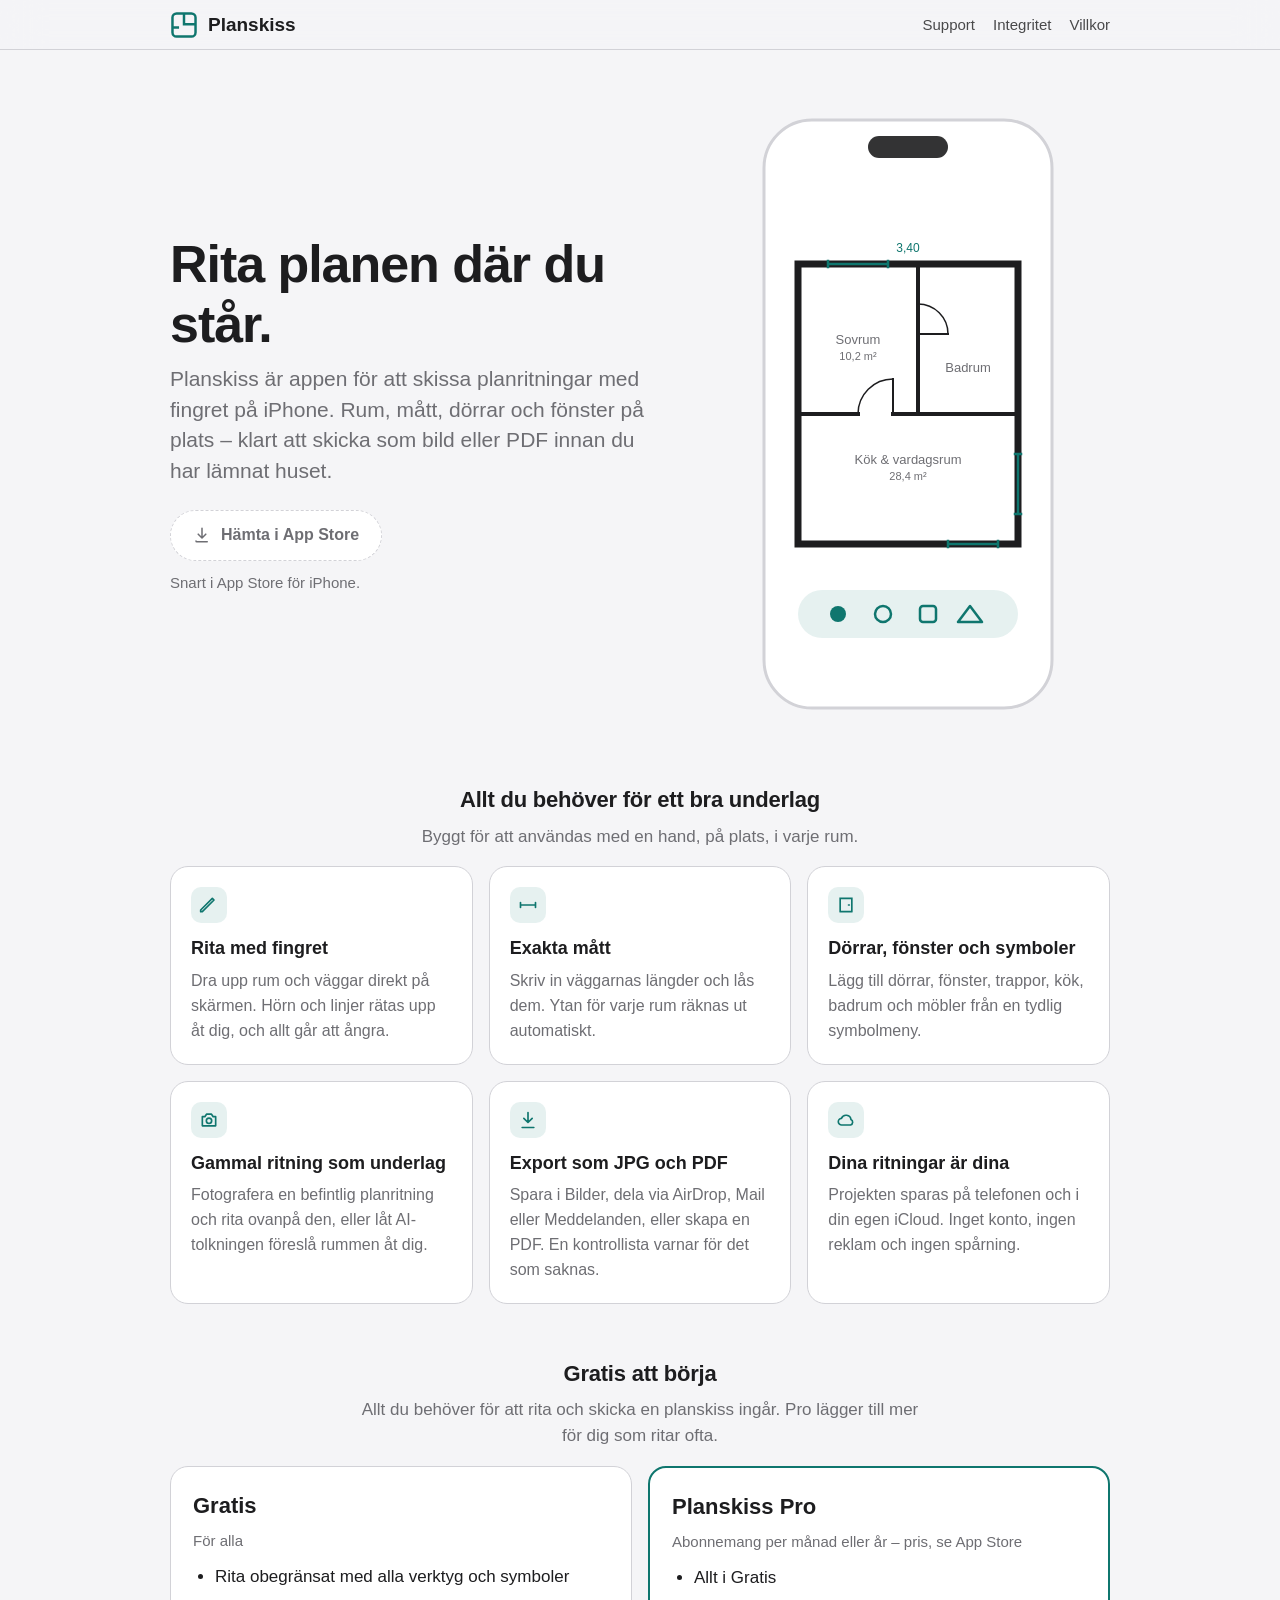
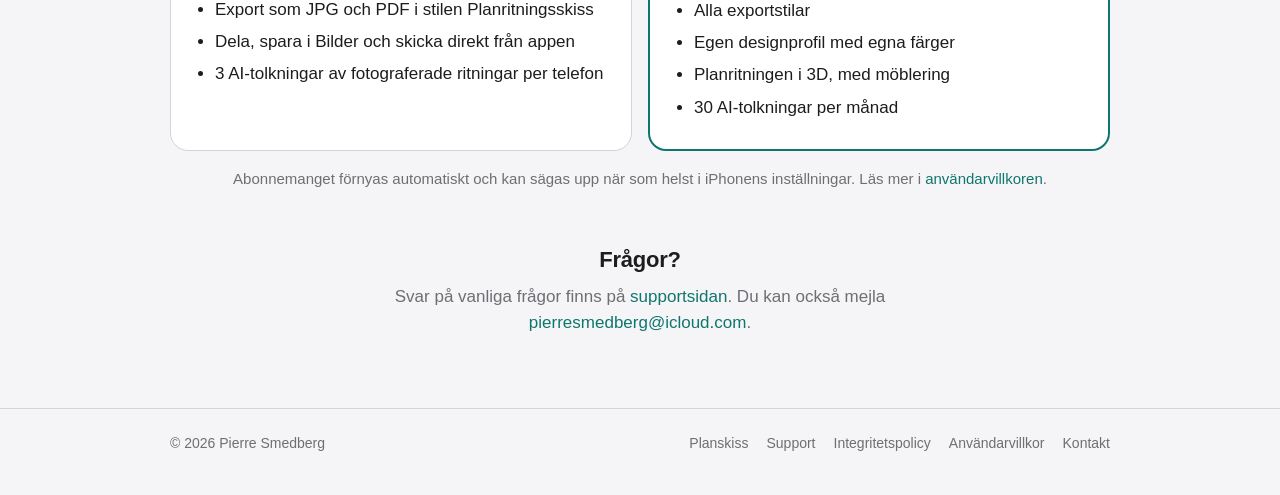
<file: index.html>
<!doctype html>
<html lang="sv">
<head>
<meta charset="utf-8">
<meta name="viewport" content="width=device-width, initial-scale=1">
<title>Planskiss</title>
<meta name="description" content="Planskiss – rita planskisser med fingret på iPhone. Mått, dörrar, fönster och symboler, foto av gammal ritning som underlag och export som JPG eller PDF.">
<link rel="stylesheet" href="style.css">
</head>
<body>
<header class="site-header">
  <div class="inner">
    <a class="brand" href="index.html"><svg width="28" height="28" viewBox="0 0 34 34" aria-hidden="true"><rect x="3" y="3" width="28" height="28" rx="5" fill="none" stroke="var(--accent)" stroke-width="3"/><path d="M17 3v13h14M3 20h8" fill="none" stroke="var(--accent)" stroke-width="3"/></svg>Planskiss</a>
    <nav class="site-nav" aria-label="Huvudmeny"><a href="support.html">Support</a><a href="integritet.html">Integritet</a><a href="villkor.html">Villkor</a></nav>
  </div>
</header>
<main class="wide">
<section class="hero">
  <div>
    <h1>Rita planen där du står.</h1>
    <p class="lead">Planskiss är appen för att skissa planritningar med fingret på iPhone. Rum, mått, dörrar och fönster på plats – klart att skicka som bild eller PDF innan du har lämnat huset.</p>
    <!-- APP STORE-LÄNK: när appen är publicerad, ersätt <span class="store-slot"> nedan med
         <a class="store-slot" href="https://apps.apple.com/se/app/…">Hämta i App Store</a> -->
    <span class="store-slot" role="note" aria-label="Hämta i App Store – länken kommer snart">
      <svg width="18" height="18" viewBox="0 0 24 24" aria-hidden="true"><path fill="currentColor" d="M12 2a1 1 0 0 1 1 1v10.6l3.3-3.3a1 1 0 1 1 1.4 1.4l-5 5a1 1 0 0 1-1.4 0l-5-5a1 1 0 1 1 1.4-1.4l3.3 3.3V3a1 1 0 0 1 1-1Zm-8 17a1 1 0 0 1 1 1v0h14a1 1 0 1 1 0 2H5a2 2 0 0 1-2-2 1 1 0 0 1 1-1Z"/></svg>
      Hämta i App Store
    </span>
    <span class="store-note muted">Snart i App Store för iPhone.</span>
  </div>
  <div class="hero-art">
    <svg viewBox="0 0 300 600" role="img" aria-labelledby="art-t">
      <title id="art-t">Illustration: en iPhone som visar en enkel planskiss med tre rum, dörrar, fönster och måttlinjer</title>
      <rect x="6" y="6" width="288" height="588" rx="48" fill="var(--card)" stroke="var(--line)" stroke-width="3"/>
      <rect x="110" y="22" width="80" height="22" rx="11" fill="var(--plan)" opacity="0.9"/>
      <g transform="translate(40 150)" fill="none" stroke="var(--plan)" stroke-linecap="square">
        <rect x="0" y="0" width="220" height="280" fill="var(--plan-fill)" stroke-width="7"/>
        <path d="M120 0v150M0 150h60M95 150h125" stroke-width="4"/>
        <path d="M60 150a35 35 0 0 1 35-35" stroke-width="1.5"/>
        <path d="M95 150v-35" stroke-width="2"/>
        <path d="M120 40a30 30 0 0 1 30 30" stroke-width="1.5"/>
        <path d="M120 70h30" stroke-width="2"/>
        <g stroke-width="2.5" stroke="var(--accent)">
          <path d="M30 0h60M30 -3v6M90 -3v6"/>
          <path d="M150 280h50M150 277v6M200 277v6"/>
          <path d="M220 190v60M217 190h6M217 250h6"/>
        </g>
      </g>
      <g fill="var(--muted)" font-family="-apple-system, BlinkMacSystemFont, sans-serif" font-size="13" text-anchor="middle">
        <text x="100" y="230">Sovrum</text>
        <text x="100" y="246" font-size="11">10,2 m²</text>
        <text x="210" y="258">Badrum</text>
        <text x="150" y="350">Kök &amp; vardagsrum</text>
        <text x="150" y="366" font-size="11">28,4 m²</text>
      </g>
      <g fill="var(--accent)" font-family="-apple-system, BlinkMacSystemFont, sans-serif" font-size="12" text-anchor="middle">
        <text x="150" y="138">3,40</text>
      </g>
      <g transform="translate(150 500)">
        <rect x="-110" y="-24" width="220" height="48" rx="24" fill="var(--accent-soft)"/>
        <circle cx="-70" cy="0" r="8" fill="var(--accent)"/>
        <circle cx="-25" cy="0" r="8" fill="none" stroke="var(--accent)" stroke-width="2.5"/>
        <rect x="12" y="-8" width="16" height="16" rx="3" fill="none" stroke="var(--accent)" stroke-width="2.5"/>
        <path d="M62 -8l12 16h-24z" fill="none" stroke="var(--accent)" stroke-width="2.5" stroke-linejoin="round"/>
      </g>
    </svg>
  </div>
</section>

<h2 class="section-title">Allt du behöver för ett bra underlag</h2>
<p class="section-lead">Byggt för att användas med en hand, på plats, i varje rum.</p>
<div class="features">
  <div class="feature">
    <div class="icon"><svg width="20" height="20" viewBox="0 0 24 24" aria-hidden="true"><path d="M4 20 18 6l-2-2L2 18v2h2Z" fill="none" stroke="currentColor" stroke-width="2" stroke-linejoin="round"/></svg></div>
    <h3>Rita med fingret</h3>
    <p>Dra upp rum och väggar direkt på skärmen. Hörn och linjer rätas upp åt dig, och allt går att ångra.</p>
  </div>
  <div class="feature">
    <div class="icon"><svg width="20" height="20" viewBox="0 0 24 24" aria-hidden="true"><path d="M3 12h18M3 9v6M21 9v6" fill="none" stroke="currentColor" stroke-width="2" stroke-linecap="round"/></svg></div>
    <h3>Exakta mått</h3>
    <p>Skriv in väggarnas längder och lås dem. Ytan för varje rum räknas ut automatiskt.</p>
  </div>
  <div class="feature">
    <div class="icon"><svg width="20" height="20" viewBox="0 0 24 24" aria-hidden="true"><path d="M5 20V4h14v16M5 20h14M15 12h1" fill="none" stroke="currentColor" stroke-width="2" stroke-linecap="round"/></svg></div>
    <h3>Dörrar, fönster och symboler</h3>
    <p>Lägg till dörrar, fönster, trappor, kök, badrum och möbler från en tydlig symbolmeny.</p>
  </div>
  <div class="feature">
    <div class="icon"><svg width="20" height="20" viewBox="0 0 24 24" aria-hidden="true"><path d="M4 8h3l2-3h6l2 3h3v11H4Z" fill="none" stroke="currentColor" stroke-width="2" stroke-linejoin="round"/><circle cx="12" cy="13" r="3.2" fill="none" stroke="currentColor" stroke-width="2"/></svg></div>
    <h3>Gammal ritning som underlag</h3>
    <p>Fotografera en befintlig planritning och rita ovanpå den, eller låt AI-tolkningen föreslå rummen åt dig.</p>
  </div>
  <div class="feature">
    <div class="icon"><svg width="20" height="20" viewBox="0 0 24 24" aria-hidden="true"><path d="M12 3v12M7 10l5 5 5-5M5 21h14" fill="none" stroke="currentColor" stroke-width="2" stroke-linecap="round" stroke-linejoin="round"/></svg></div>
    <h3>Export som JPG och PDF</h3>
    <p>Spara i Bilder, dela via AirDrop, Mail eller Meddelanden, eller skapa en PDF. En kontrollista varnar för det som saknas.</p>
  </div>
  <div class="feature">
    <div class="icon"><svg width="20" height="20" viewBox="0 0 24 24" aria-hidden="true"><path d="M7 18a4 4 0 0 1-.5-8 6 6 0 0 1 11.5 1.5A3.5 3.5 0 0 1 17.5 18Z" fill="none" stroke="currentColor" stroke-width="2" stroke-linejoin="round"/></svg></div>
    <h3>Dina ritningar är dina</h3>
    <p>Projekten sparas på telefonen och i din egen iCloud. Inget konto, ingen reklam och ingen spårning.</p>
  </div>
</div>

<h2 class="section-title">Gratis att börja</h2>
<p class="section-lead">Allt du behöver för att rita och skicka en planskiss ingår. Pro lägger till mer för dig som ritar ofta.</p>
<div class="plans">
  <div class="plan-card">
    <h3>Gratis</h3>
    <p class="tag">För alla</p>
    <ul>
      <li>Rita obegränsat med alla verktyg och symboler</li>
      <li>Export som JPG och PDF i stilen Planritningsskiss</li>
      <li>Dela, spara i Bilder och skicka direkt från appen</li>
      <li>3 AI-tolkningar av fotograferade ritningar per telefon</li>
    </ul>
  </div>
  <div class="plan-card pro">
    <h3>Planskiss Pro</h3>
    <p class="tag">Abonnemang per månad eller år – pris, se App Store</p>
    <ul>
      <li>Allt i Gratis</li>
      <li>Alla exportstilar</li>
      <li>Egen designprofil med egna färger</li>
      <li>Planritningen i 3D, med möblering</li>
      <li>30 AI-tolkningar per månad</li>
    </ul>
  </div>
</div>
<p class="muted center">Abonnemanget förnyas automatiskt och kan sägas upp när som helst i iPhonens inställningar. Läs mer i <a href="villkor.html">användarvillkoren</a>.</p>

<h2 class="section-title">Frågor?</h2>
<p class="section-lead">Svar på vanliga frågor finns på <a href="support.html">supportsidan</a>. Du kan också mejla <a href="mailto:pierresmedberg@icloud.com?subject=Planskiss">pierresmedberg@icloud.com</a>.</p>
</main>
<footer class="site-footer">
  <div class="inner">
    <span>© 2026 Pierre Smedberg</span>
    <nav aria-label="Sidfot"><a href="index.html">Planskiss</a><a href="support.html">Support</a><a href="integritet.html">Integritetspolicy</a><a href="villkor.html">Användarvillkor</a><a href="mailto:pierresmedberg@icloud.com?subject=Planskiss">Kontakt</a></nav>
  </div>
</footer>
</body>
</html>
</file>
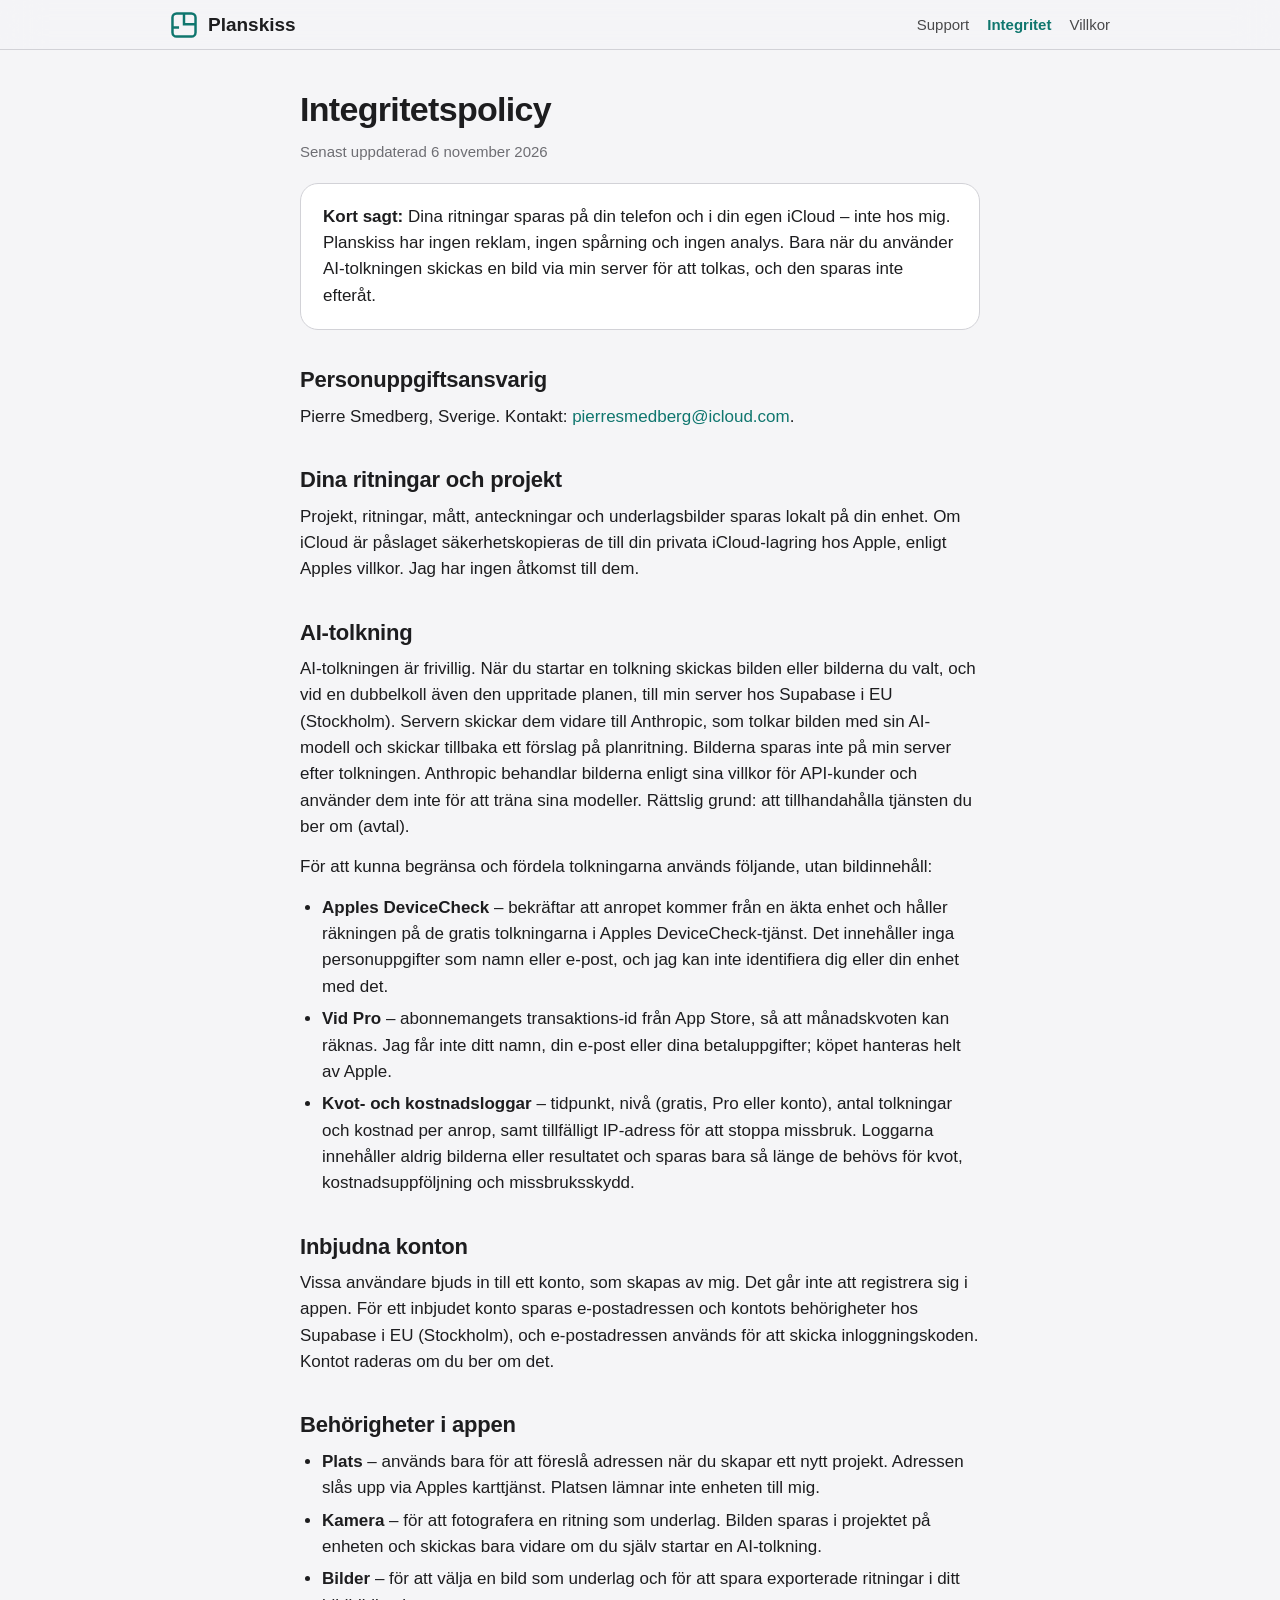
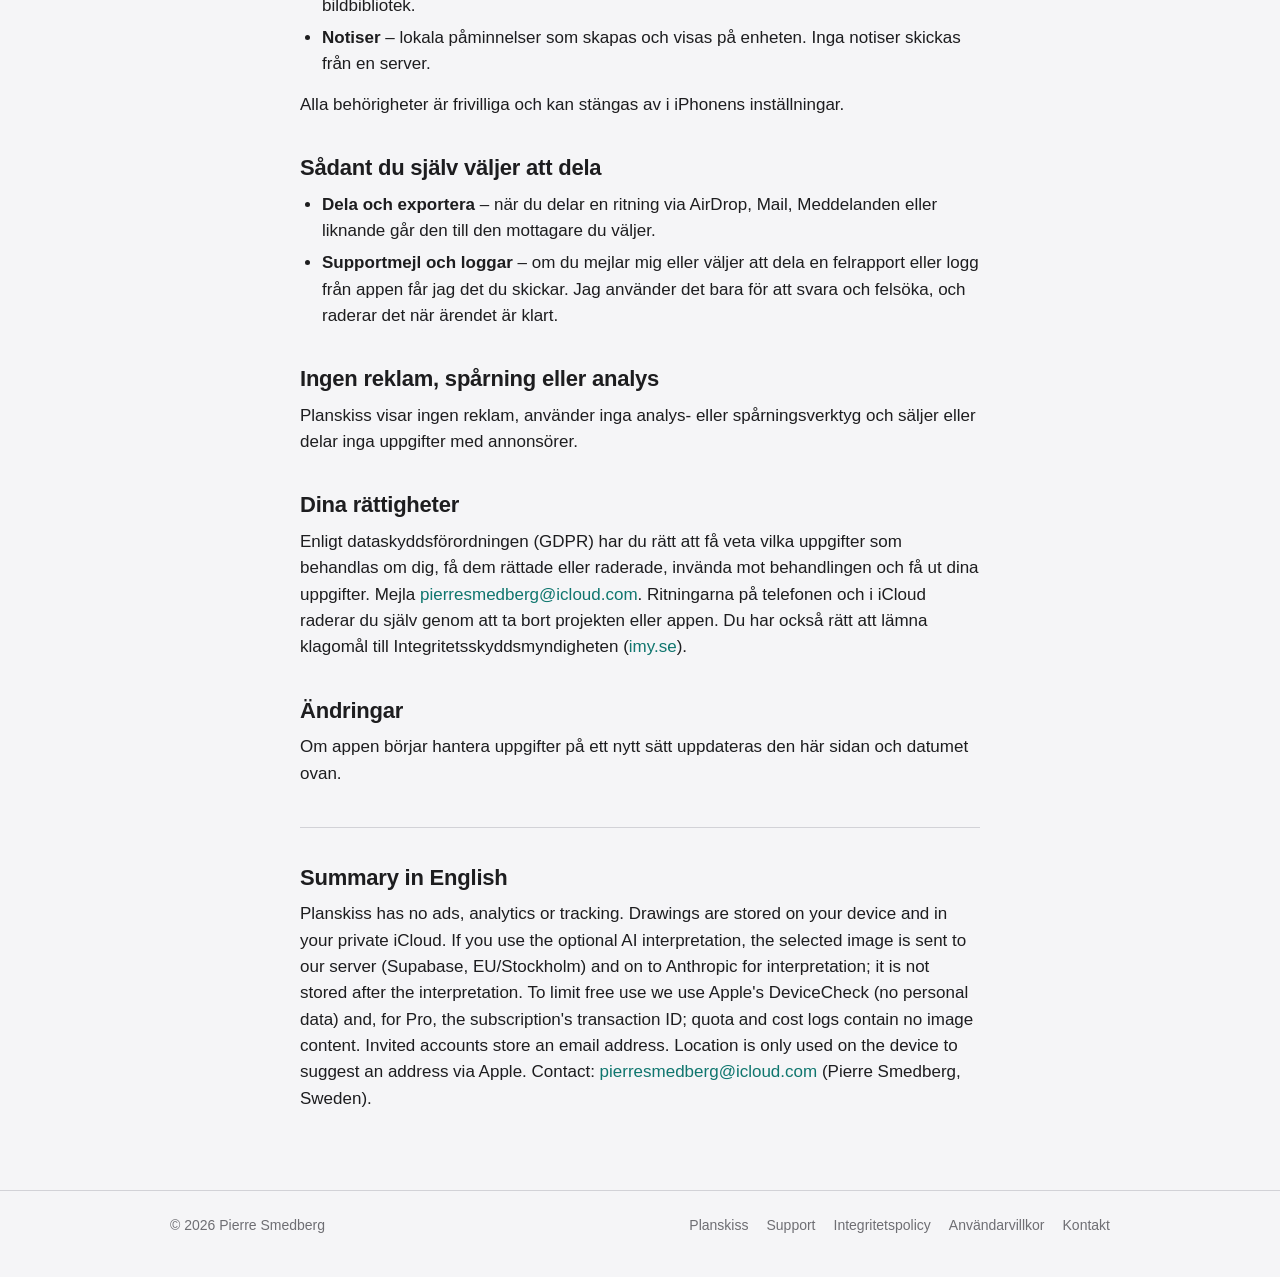
<file: integritet.html>
<!doctype html>
<html lang="sv">
<head>
<meta charset="utf-8">
<meta name="viewport" content="width=device-width, initial-scale=1">
<title>Planskiss – Integritetspolicy</title>
<meta name="description" content="Integritetspolicy för appen Planskiss.">
<link rel="stylesheet" href="style.css">
</head>
<body>
<header class="site-header">
  <div class="inner">
    <a class="brand" href="index.html"><svg width="28" height="28" viewBox="0 0 34 34" aria-hidden="true"><rect x="3" y="3" width="28" height="28" rx="5" fill="none" stroke="var(--accent)" stroke-width="3"/><path d="M17 3v13h14M3 20h8" fill="none" stroke="var(--accent)" stroke-width="3"/></svg>Planskiss</a>
    <nav class="site-nav" aria-label="Huvudmeny"><a href="support.html">Support</a><a href="integritet.html" aria-current="page">Integritet</a><a href="villkor.html">Villkor</a></nav>
  </div>
</header>
<main>
<h1>Integritetspolicy</h1>
<p class="muted">Senast uppdaterad 6 november 2026</p>

<div class="card">
  <p><strong>Kort sagt:</strong> Dina ritningar sparas på din telefon och i din egen iCloud – inte hos mig. Planskiss har ingen reklam, ingen spårning och ingen analys. Bara när du använder AI-tolkningen skickas en bild via min server för att tolkas, och den sparas inte efteråt.</p>
</div>

<h2>Personuppgiftsansvarig</h2>
<p>Pierre Smedberg, Sverige. Kontakt: <a href="mailto:pierresmedberg@icloud.com">pierresmedberg@icloud.com</a>.</p>

<h2>Dina ritningar och projekt</h2>
<p>Projekt, ritningar, mått, anteckningar och underlagsbilder sparas lokalt på din enhet. Om iCloud är påslaget säkerhetskopieras de till din privata iCloud-lagring hos Apple, enligt Apples villkor. Jag har ingen åtkomst till dem.</p>

<h2>AI-tolkning</h2>
<p>AI-tolkningen är frivillig. När du startar en tolkning skickas bilden eller bilderna du valt, och vid en dubbelkoll även den uppritade planen, till min server hos Supabase i EU (Stockholm). Servern skickar dem vidare till Anthropic, som tolkar bilden med sin AI-modell och skickar tillbaka ett förslag på planritning. Bilderna sparas inte på min server efter tolkningen. Anthropic behandlar bilderna enligt sina villkor för API-kunder och använder dem inte för att träna sina modeller. Rättslig grund: att tillhandahålla tjänsten du ber om (avtal).</p>
<p>För att kunna begränsa och fördela tolkningarna används följande, utan bildinnehåll:</p>
<ul>
  <li><strong>Apples DeviceCheck</strong> – bekräftar att anropet kommer från en äkta enhet och håller räkningen på de gratis tolkningarna i Apples DeviceCheck-tjänst. Det innehåller inga personuppgifter som namn eller e-post, och jag kan inte identifiera dig eller din enhet med det.</li>
  <li><strong>Vid Pro</strong> – abonnemangets transaktions-id från App Store, så att månadskvoten kan räknas. Jag får inte ditt namn, din e-post eller dina betaluppgifter; köpet hanteras helt av Apple.</li>
  <li><strong>Kvot- och kostnadsloggar</strong> – tidpunkt, nivå (gratis, Pro eller konto), antal tolkningar och kostnad per anrop, samt tillfälligt IP-adress för att stoppa missbruk. Loggarna innehåller aldrig bilderna eller resultatet och sparas bara så länge de behövs för kvot, kostnadsuppföljning och missbruksskydd.</li>
</ul>

<h2>Inbjudna konton</h2>
<p>Vissa användare bjuds in till ett konto, som skapas av mig. Det går inte att registrera sig i appen. För ett inbjudet konto sparas e-postadressen och kontots behörigheter hos Supabase i EU (Stockholm), och e-postadressen används för att skicka inloggningskoden. Kontot raderas om du ber om det.</p>

<h2>Behörigheter i appen</h2>
<ul>
  <li><strong>Plats</strong> – används bara för att föreslå adressen när du skapar ett nytt projekt. Adressen slås upp via Apples karttjänst. Platsen lämnar inte enheten till mig.</li>
  <li><strong>Kamera</strong> – för att fotografera en ritning som underlag. Bilden sparas i projektet på enheten och skickas bara vidare om du själv startar en AI-tolkning.</li>
  <li><strong>Bilder</strong> – för att välja en bild som underlag och för att spara exporterade ritningar i ditt bildbibliotek.</li>
  <li><strong>Notiser</strong> – lokala påminnelser som skapas och visas på enheten. Inga notiser skickas från en server.</li>
</ul>
<p>Alla behörigheter är frivilliga och kan stängas av i iPhonens inställningar.</p>

<h2>Sådant du själv väljer att dela</h2>
<ul>
  <li><strong>Dela och exportera</strong> – när du delar en ritning via AirDrop, Mail, Meddelanden eller liknande går den till den mottagare du väljer.</li>
  <li><strong>Supportmejl och loggar</strong> – om du mejlar mig eller väljer att dela en felrapport eller logg från appen får jag det du skickar. Jag använder det bara för att svara och felsöka, och raderar det när ärendet är klart.</li>
</ul>

<h2>Ingen reklam, spårning eller analys</h2>
<p>Planskiss visar ingen reklam, använder inga analys- eller spårningsverktyg och säljer eller delar inga uppgifter med annonsörer.</p>

<h2>Dina rättigheter</h2>
<p>Enligt dataskyddsförordningen (GDPR) har du rätt att få veta vilka uppgifter som behandlas om dig, få dem rättade eller raderade, invända mot behandlingen och få ut dina uppgifter. Mejla <a href="mailto:pierresmedberg@icloud.com">pierresmedberg@icloud.com</a>. Ritningarna på telefonen och i iCloud raderar du själv genom att ta bort projekten eller appen. Du har också rätt att lämna klagomål till Integritetsskyddsmyndigheten (<a href="https://www.imy.se">imy.se</a>).</p>

<h2>Ändringar</h2>
<p>Om appen börjar hantera uppgifter på ett nytt sätt uppdateras den här sidan och datumet ovan.</p>

<hr>
<h2 lang="en">Summary in English</h2>
<p lang="en">Planskiss has no ads, analytics or tracking. Drawings are stored on your device and in your private iCloud. If you use the optional AI interpretation, the selected image is sent to our server (Supabase, EU/Stockholm) and on to Anthropic for interpretation; it is not stored after the interpretation. To limit free use we use Apple's DeviceCheck (no personal data) and, for Pro, the subscription's transaction ID; quota and cost logs contain no image content. Invited accounts store an email address. Location is only used on the device to suggest an address via Apple. Contact: <a href="mailto:pierresmedberg@icloud.com">pierresmedberg@icloud.com</a> (Pierre Smedberg, Sweden).</p>
</main>
<footer class="site-footer">
  <div class="inner">
    <span>© 2026 Pierre Smedberg</span>
    <nav aria-label="Sidfot"><a href="index.html">Planskiss</a><a href="support.html">Support</a><a href="integritet.html">Integritetspolicy</a><a href="villkor.html">Användarvillkor</a><a href="mailto:pierresmedberg@icloud.com?subject=Planskiss">Kontakt</a></nav>
  </div>
</footer>
</body>
</html>
</file>
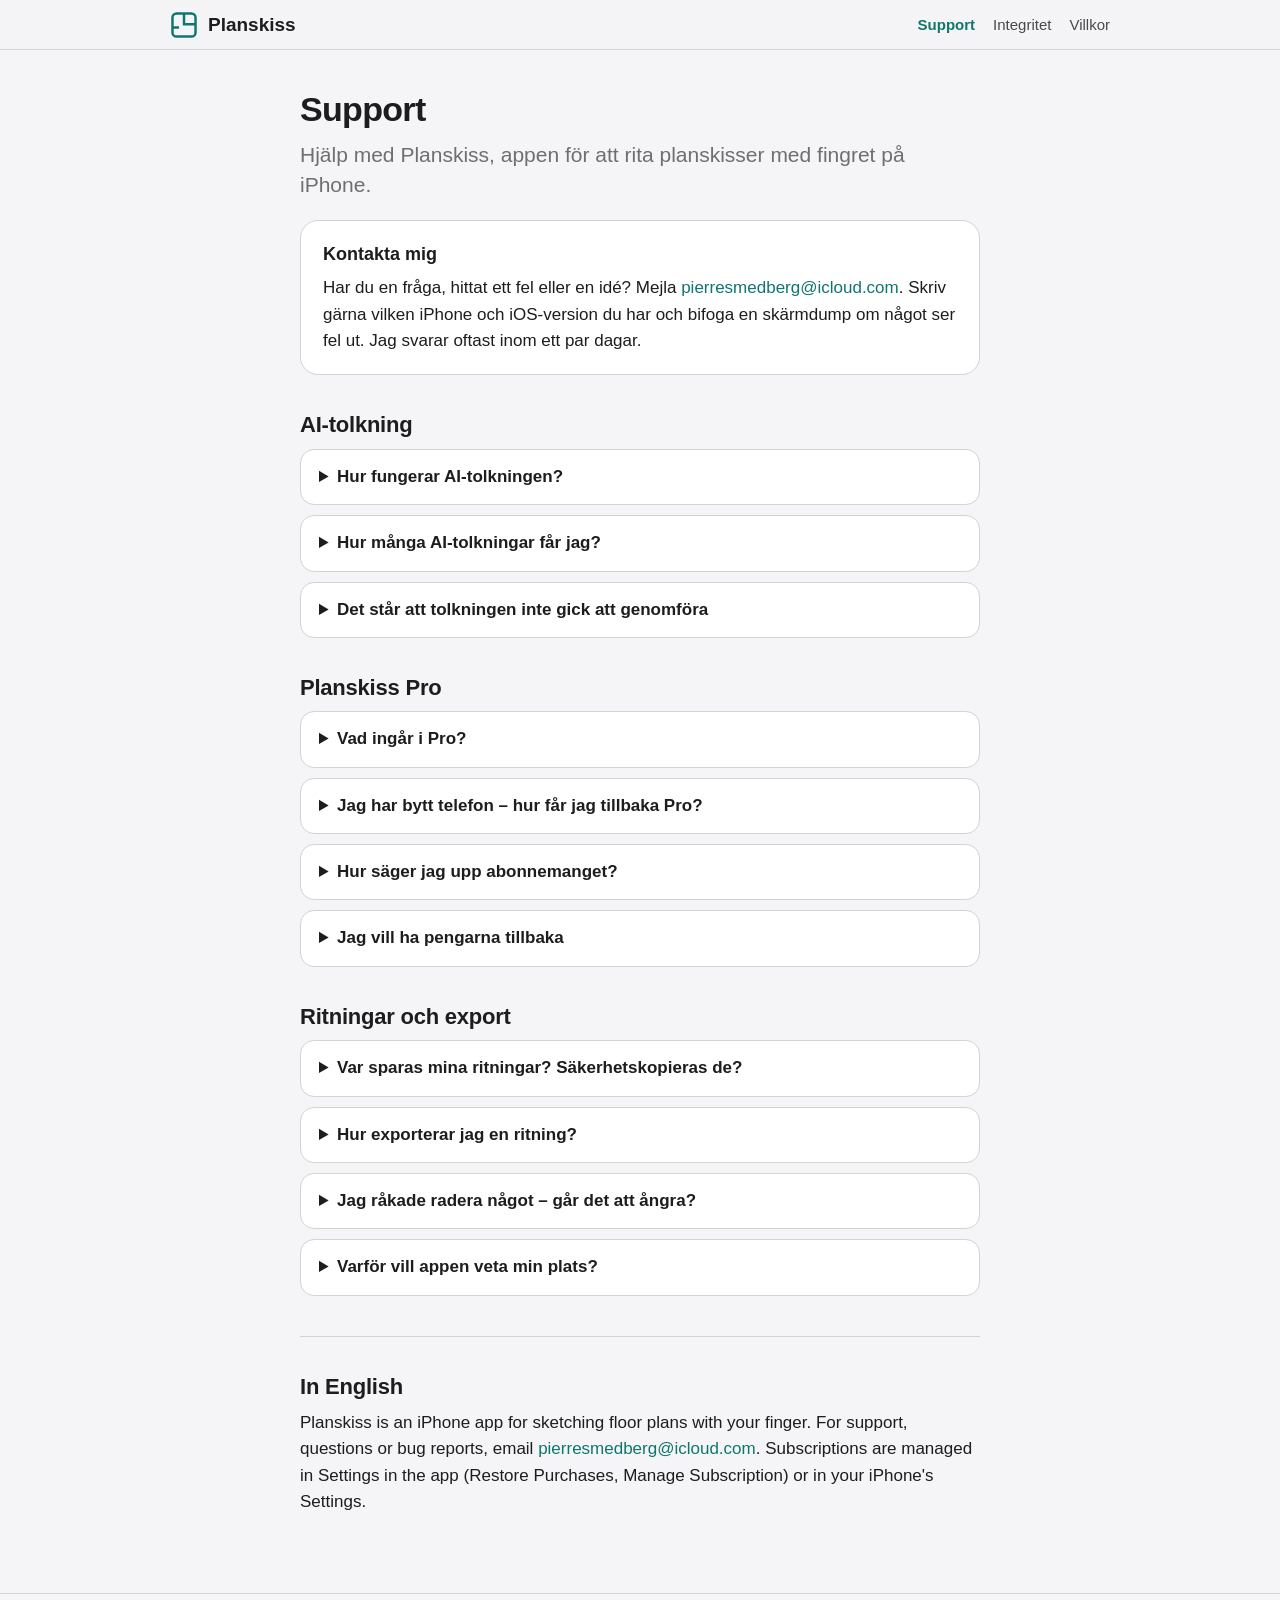
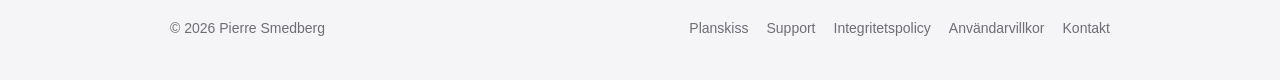
<file: support.html>
<!doctype html>
<html lang="sv">
<head>
<meta charset="utf-8">
<meta name="viewport" content="width=device-width, initial-scale=1">
<title>Planskiss – Support</title>
<meta name="description" content="Support och vanliga frågor för Planskiss, appen för att rita planskisser på iPhone.">
<link rel="stylesheet" href="style.css">
</head>
<body>
<header class="site-header">
  <div class="inner">
    <a class="brand" href="index.html"><svg width="28" height="28" viewBox="0 0 34 34" aria-hidden="true"><rect x="3" y="3" width="28" height="28" rx="5" fill="none" stroke="var(--accent)" stroke-width="3"/><path d="M17 3v13h14M3 20h8" fill="none" stroke="var(--accent)" stroke-width="3"/></svg>Planskiss</a>
    <nav class="site-nav" aria-label="Huvudmeny"><a href="support.html" aria-current="page">Support</a><a href="integritet.html">Integritet</a><a href="villkor.html">Villkor</a></nav>
  </div>
</header>
<main>
<h1>Support</h1>
<p class="lead">Hjälp med Planskiss, appen för att rita planskisser med fingret på iPhone.</p>

<div class="card">
  <h3>Kontakta mig</h3>
  <p>Har du en fråga, hittat ett fel eller en idé? Mejla <a href="mailto:pierresmedberg@icloud.com?subject=Planskiss">pierresmedberg@icloud.com</a>. Skriv gärna vilken iPhone och iOS-version du har och bifoga en skärmdump om något ser fel ut. Jag svarar oftast inom ett par dagar.</p>
</div>

<h2>AI-tolkning</h2>
<details>
  <summary>Hur fungerar AI-tolkningen?</summary>
  <p>Fotografera en befintlig planritning, eller välj en bild, och låt AI föreslå rum, väggar, dörrar och fönster. Förslaget läggs in som en vanlig ritning som du kan ändra. Kontrollera alltid måtten mot underlaget – AI-tolkningen är ett hjälpmedel och kan ta fel.</p>
</details>
<details>
  <summary>Hur många AI-tolkningar får jag?</summary>
  <p>Utan abonnemang ingår 3 AI-tolkningar per telefon. De räknas per enhet och kommer inte tillbaka om du installerar om appen. Med Planskiss Pro ingår 30 tolkningar per månad, och kvoten fylls på varje ny abonnemangsmånad. Hur många du har kvar visas i appen när du startar en tolkning.</p>
</details>
<details>
  <summary>Det står att tolkningen inte gick att genomföra</summary>
  <p>Om tolkningen avbryts på grund av ett fel hos oss eller ett nätverksproblem dras den inte från din kvot. Kontrollera att du har internetanslutning och försök igen. Om felet kvarstår, mejla mig med en skärmdump av meddelandet.</p>
</details>

<h2>Planskiss Pro</h2>
<details>
  <summary>Vad ingår i Pro?</summary>
  <p>Alla exportstilar, egen designprofil med egna färger, planritningen i 3D med möblering och 30 AI-tolkningar per månad. Att rita och exportera i stilen Planritningsskiss är alltid gratis. Aktuella priser finns i App Store.</p>
</details>
<details>
  <summary>Jag har bytt telefon – hur får jag tillbaka Pro?</summary>
  <p>Öppna <strong>Inställningar</strong> i appen och tryck på <strong>Återställ köp</strong>. Använd samma Apple-konto som när du köpte abonnemanget.</p>
</details>
<details>
  <summary>Hur säger jag upp abonnemanget?</summary>
  <p>Abonnemanget hanteras av Apple. Öppna <strong>Inställningar</strong> i appen och välj <strong>Hantera abonnemang</strong>, eller gå till iPhonens Inställningar → ditt namn → Abonnemang → Planskiss. Säg upp senast 24 timmar före förnyelsen för att undvika nästa debitering. Pro fortsätter att fungera perioden ut.</p>
</details>
<details>
  <summary>Jag vill ha pengarna tillbaka</summary>
  <p>Återbetalningar hanteras av Apple. Begär en via <a href="https://reportaproblem.apple.com">reportaproblem.apple.com</a>.</p>
</details>

<h2>Ritningar och export</h2>
<details>
  <summary>Var sparas mina ritningar? Säkerhetskopieras de?</summary>
  <p>Projekten sparas på telefonen. Om iCloud är påslaget för Planskiss säkerhetskopieras de också till din egen iCloud, så att de följer med till en ny telefon som är inloggad med samma Apple-konto. Ingen annan än du kommer åt dem. Kontrollera under iPhonens Inställningar → ditt namn → iCloud att appen får använda iCloud.</p>
</details>
<details>
  <summary>Hur exporterar jag en ritning?</summary>
  <p>Öppna projektet och tryck på exportknappen. Välj plan och stil, och spara sedan som JPG i Bilder, skapa en PDF eller dela via AirDrop, Mail eller Meddelanden. Kontrollistan i exportarket varnar för rum som saknar namn, dörr eller fönster.</p>
</details>
<details>
  <summary>Jag råkade radera något – går det att ångra?</summary>
  <p>Ja. I ritningen ångrar du med ångra-pilen. Ett raderat projekt kan återställas med Ångra-knappen som visas en kort stund efter raderingen.</p>
</details>
<details>
  <summary>Varför vill appen veta min plats?</summary>
  <p>Platsen används bara för att föreslå adressen när du skapar ett nytt projekt. Du kan neka, och då döper du projektet själv. Läs mer i <a href="integritet.html">integritetspolicyn</a>.</p>
</details>

<hr>
<h2 lang="en">In English</h2>
<p lang="en">Planskiss is an iPhone app for sketching floor plans with your finger. For support, questions or bug reports, email <a href="mailto:pierresmedberg@icloud.com?subject=Planskiss">pierresmedberg@icloud.com</a>. Subscriptions are managed in Settings in the app (Restore Purchases, Manage Subscription) or in your iPhone's Settings.</p>
</main>
<footer class="site-footer">
  <div class="inner">
    <span>© 2026 Pierre Smedberg</span>
    <nav aria-label="Sidfot"><a href="index.html">Planskiss</a><a href="support.html">Support</a><a href="integritet.html">Integritetspolicy</a><a href="villkor.html">Användarvillkor</a><a href="mailto:pierresmedberg@icloud.com?subject=Planskiss">Kontakt</a></nav>
  </div>
</footer>
</body>
</html>
</file>
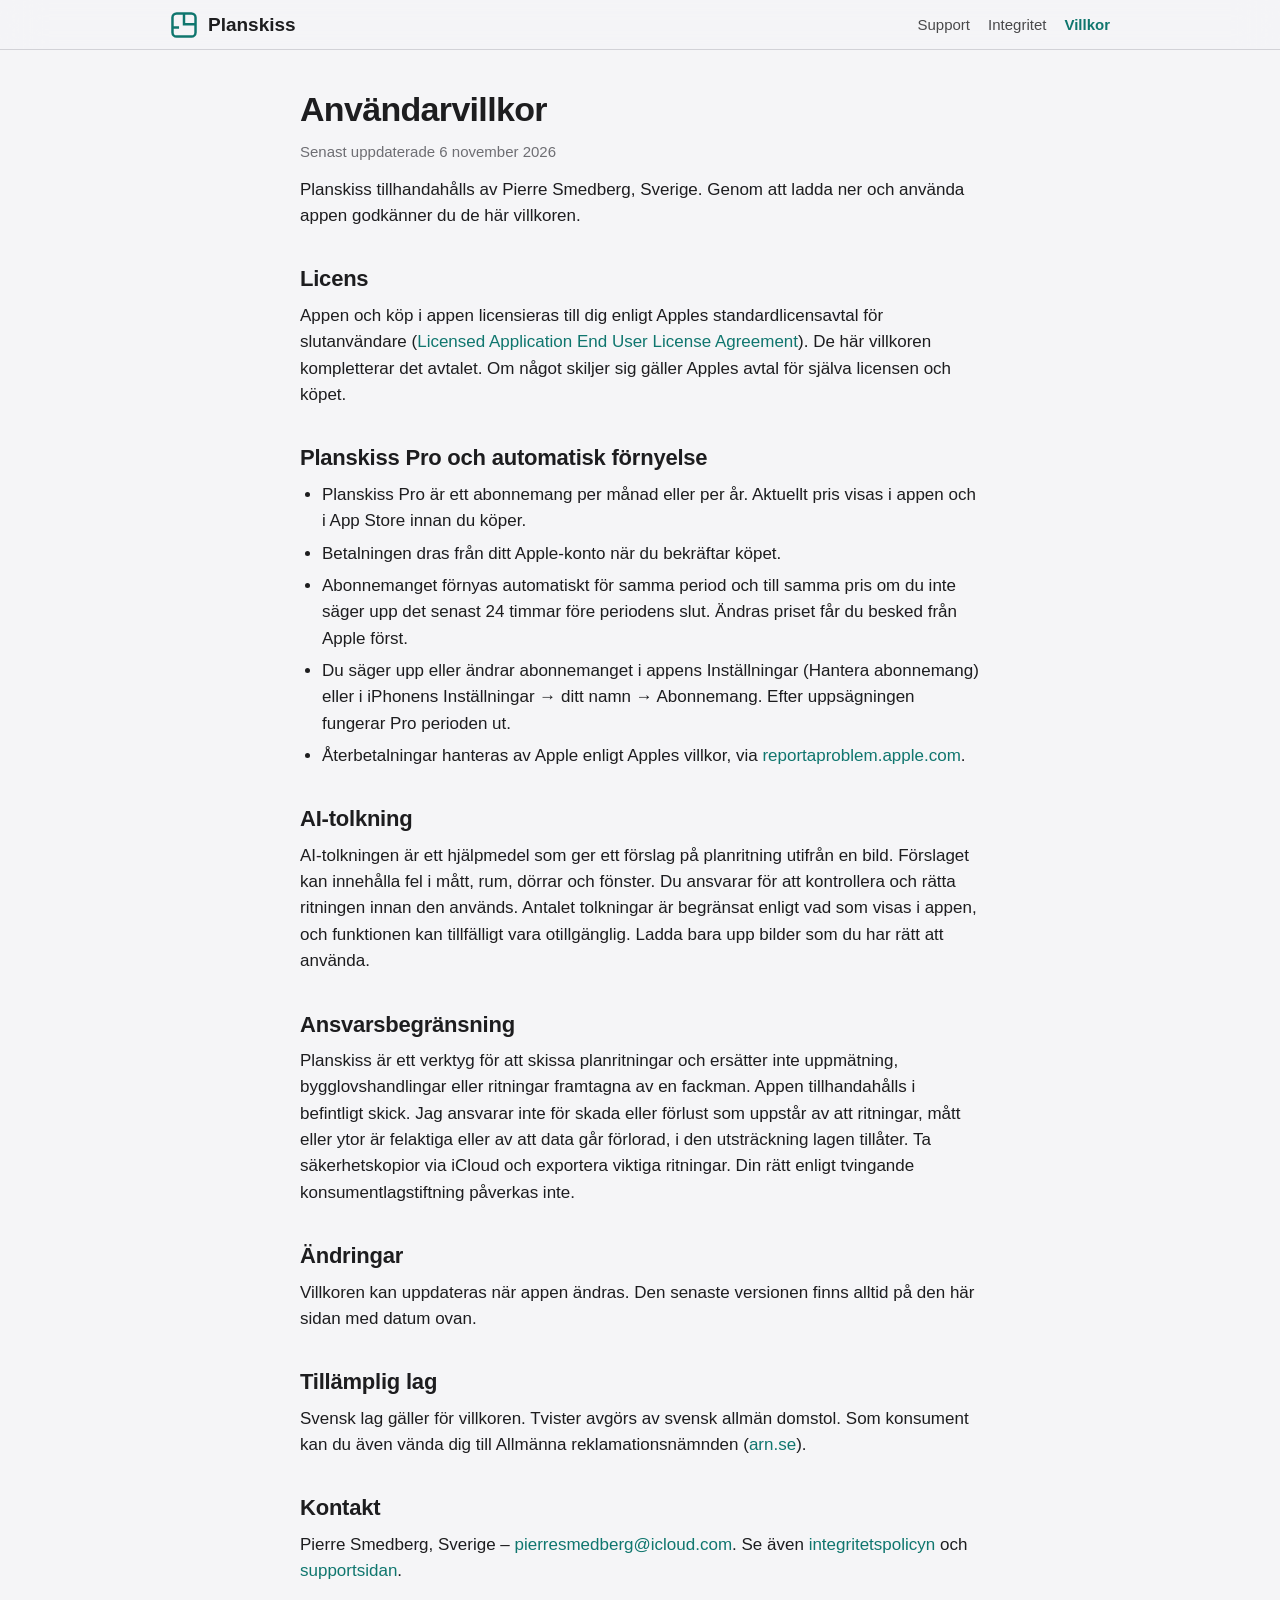
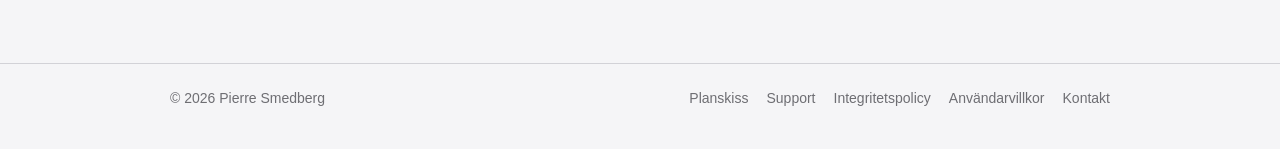
<file: villkor.html>
<!doctype html>
<html lang="sv">
<head>
<meta charset="utf-8">
<meta name="viewport" content="width=device-width, initial-scale=1">
<title>Planskiss – Användarvillkor</title>
<meta name="description" content="Användarvillkor för appen Planskiss och abonnemanget Planskiss Pro.">
<link rel="stylesheet" href="style.css">
</head>
<body>
<header class="site-header">
  <div class="inner">
    <a class="brand" href="index.html"><svg width="28" height="28" viewBox="0 0 34 34" aria-hidden="true"><rect x="3" y="3" width="28" height="28" rx="5" fill="none" stroke="var(--accent)" stroke-width="3"/><path d="M17 3v13h14M3 20h8" fill="none" stroke="var(--accent)" stroke-width="3"/></svg>Planskiss</a>
    <nav class="site-nav" aria-label="Huvudmeny"><a href="support.html">Support</a><a href="integritet.html">Integritet</a><a href="villkor.html" aria-current="page">Villkor</a></nav>
  </div>
</header>
<main>
<h1>Användarvillkor</h1>
<p class="muted">Senast uppdaterade 6 november 2026</p>

<p>Planskiss tillhandahålls av Pierre Smedberg, Sverige. Genom att ladda ner och använda appen godkänner du de här villkoren.</p>

<h2>Licens</h2>
<p>Appen och köp i appen licensieras till dig enligt Apples standardlicensavtal för slutanvändare (<a href="https://www.apple.com/legal/internet-services/itunes/dev/stdeula/">Licensed Application End User License Agreement</a>). De här villkoren kompletterar det avtalet. Om något skiljer sig gäller Apples avtal för själva licensen och köpet.</p>

<h2>Planskiss Pro och automatisk förnyelse</h2>
<ul>
  <li>Planskiss Pro är ett abonnemang per månad eller per år. Aktuellt pris visas i appen och i App Store innan du köper.</li>
  <li>Betalningen dras från ditt Apple-konto när du bekräftar köpet.</li>
  <li>Abonnemanget förnyas automatiskt för samma period och till samma pris om du inte säger upp det senast 24 timmar före periodens slut. Ändras priset får du besked från Apple först.</li>
  <li>Du säger upp eller ändrar abonnemanget i appens Inställningar (Hantera abonnemang) eller i iPhonens Inställningar → ditt namn → Abonnemang. Efter uppsägningen fungerar Pro perioden ut.</li>
  <li>Återbetalningar hanteras av Apple enligt Apples villkor, via <a href="https://reportaproblem.apple.com">reportaproblem.apple.com</a>.</li>
</ul>

<h2>AI-tolkning</h2>
<p>AI-tolkningen är ett hjälpmedel som ger ett förslag på planritning utifrån en bild. Förslaget kan innehålla fel i mått, rum, dörrar och fönster. Du ansvarar för att kontrollera och rätta ritningen innan den används. Antalet tolkningar är begränsat enligt vad som visas i appen, och funktionen kan tillfälligt vara otillgänglig. Ladda bara upp bilder som du har rätt att använda.</p>

<h2>Ansvarsbegränsning</h2>
<p>Planskiss är ett verktyg för att skissa planritningar och ersätter inte uppmätning, bygglovshandlingar eller ritningar framtagna av en fackman. Appen tillhandahålls i befintligt skick. Jag ansvarar inte för skada eller förlust som uppstår av att ritningar, mått eller ytor är felaktiga eller av att data går förlorad, i den utsträckning lagen tillåter. Ta säkerhetskopior via iCloud och exportera viktiga ritningar. Din rätt enligt tvingande konsumentlagstiftning påverkas inte.</p>

<h2>Ändringar</h2>
<p>Villkoren kan uppdateras när appen ändras. Den senaste versionen finns alltid på den här sidan med datum ovan.</p>

<h2>Tillämplig lag</h2>
<p>Svensk lag gäller för villkoren. Tvister avgörs av svensk allmän domstol. Som konsument kan du även vända dig till Allmänna reklamationsnämnden (<a href="https://www.arn.se">arn.se</a>).</p>

<h2>Kontakt</h2>
<p>Pierre Smedberg, Sverige – <a href="mailto:pierresmedberg@icloud.com">pierresmedberg@icloud.com</a>. Se även <a href="integritet.html">integritetspolicyn</a> och <a href="support.html">supportsidan</a>.</p>
</main>
<footer class="site-footer">
  <div class="inner">
    <span>© 2026 Pierre Smedberg</span>
    <nav aria-label="Sidfot"><a href="index.html">Planskiss</a><a href="support.html">Support</a><a href="integritet.html">Integritetspolicy</a><a href="villkor.html">Användarvillkor</a><a href="mailto:pierresmedberg@icloud.com?subject=Planskiss">Kontakt</a></nav>
  </div>
</footer>
</body>
</html>
</file>
<file: style.css>
:root {
  color-scheme: light dark;
  --bg: #f5f5f7;
  --card: #ffffff;
  --text: #1d1d1f;
  --muted: #6e6e73;
  --line: #d2d2d7;
  --accent: #0f766e;
  --accent-soft: rgba(15, 118, 110, 0.10);
  --plan: #1d1d1f;
  --plan-fill: #ffffff;
}
@media (prefers-color-scheme: dark) {
  :root {
    --bg: #000000;
    --card: #1c1c1e;
    --text: #f5f5f7;
    --muted: #a1a1a6;
    --line: #38383a;
    --accent: #3fbfb2;
    --accent-soft: rgba(63, 191, 178, 0.16);
    --plan: #f5f5f7;
    --plan-fill: #2c2c2e;
  }
}
* { box-sizing: border-box; }
html { -webkit-text-size-adjust: 100%; }
body {
  margin: 0;
  background: var(--bg);
  color: var(--text);
  font: 17px/1.55 -apple-system, BlinkMacSystemFont, "SF Pro Text", "Segoe UI", Roboto, Helvetica, Arial, sans-serif;
}
a { color: var(--accent); text-decoration: none; }
a:hover, a:focus-visible { text-decoration: underline; }

/* Navigering */
.site-header {
  position: sticky;
  top: 0;
  z-index: 10;
  background: color-mix(in srgb, var(--bg) 82%, transparent);
  -webkit-backdrop-filter: saturate(180%) blur(20px);
  backdrop-filter: saturate(180%) blur(20px);
  border-bottom: 1px solid var(--line);
}
.site-header .inner {
  max-width: 980px;
  margin: 0 auto;
  padding: 10px 20px;
  display: flex;
  align-items: center;
  justify-content: space-between;
  gap: 12px;
  flex-wrap: wrap;
}
.brand {
  display: inline-flex;
  align-items: center;
  gap: 10px;
  font-weight: 600;
  font-size: 19px;
  color: var(--text);
}
.brand:hover { text-decoration: none; }
.brand svg { flex: none; }
.site-nav { display: flex; gap: 18px; font-size: 15px; flex-wrap: wrap; }
.site-nav a { color: var(--text); opacity: 0.8; }
.site-nav a:hover { opacity: 1; }
.site-nav a[aria-current="page"] { color: var(--accent); opacity: 1; font-weight: 600; }

/* Innehåll */
main {
  max-width: 720px;
  margin: 0 auto;
  padding: 40px 20px 64px;
}
main.wide { max-width: 980px; }
h1 { font-size: 34px; line-height: 1.15; letter-spacing: -0.02em; margin: 0 0 10px; }
h2 { font-size: 22px; line-height: 1.25; letter-spacing: -0.01em; margin: 36px 0 10px; }
h3 { font-size: 18px; margin: 0 0 6px; }
p, ul, ol { margin: 0 0 14px; }
ul, ol { padding-left: 22px; }
li { margin-bottom: 6px; }
.muted { color: var(--muted); font-size: 15px; }
.lead { font-size: 21px; line-height: 1.45; color: var(--muted); }

.card {
  background: var(--card);
  border: 1px solid var(--line);
  border-radius: 18px;
  padding: 20px 22px;
  margin: 20px 0;
}
.card p:last-child, .card ul:last-child { margin-bottom: 0; }
details {
  background: var(--card);
  border: 1px solid var(--line);
  border-radius: 14px;
  padding: 14px 18px;
  margin-bottom: 10px;
}
summary { cursor: pointer; font-weight: 600; }
details p, details ul { margin: 10px 0 2px; }
hr { border: 0; border-top: 1px solid var(--line); margin: 40px 0 24px; }

/* Produktsidan */
.hero {
  display: grid;
  grid-template-columns: 1.1fr 0.9fr;
  gap: 40px;
  align-items: center;
  padding: 24px 0 16px;
}
.hero h1 { font-size: 52px; }
.hero .lead { margin-bottom: 24px; }
.hero-art { display: flex; justify-content: center; }
.hero-art svg { width: 100%; max-width: 300px; height: auto; }

.store-slot {
  display: inline-flex;
  align-items: center;
  gap: 10px;
  padding: 12px 22px;
  border-radius: 999px;
  border: 1px dashed var(--line);
  background: var(--card);
  color: var(--muted);
  font-weight: 600;
  font-size: 16px;
}
.store-slot svg { flex: none; }
.store-note { display: block; margin-top: 10px; }

.features {
  display: grid;
  grid-template-columns: repeat(3, 1fr);
  gap: 16px;
  margin: 16px 0 8px;
}
.feature {
  background: var(--card);
  border: 1px solid var(--line);
  border-radius: 18px;
  padding: 20px;
}
.feature p { margin: 0; color: var(--muted); font-size: 16px; }
.feature .icon {
  width: 36px; height: 36px;
  border-radius: 10px;
  background: var(--accent-soft);
  color: var(--accent);
  display: flex; align-items: center; justify-content: center;
  margin-bottom: 12px;
}

.plans {
  display: grid;
  grid-template-columns: 1fr 1fr;
  gap: 16px;
  margin: 16px 0;
}
.plan-card {
  background: var(--card);
  border: 1px solid var(--line);
  border-radius: 18px;
  padding: 22px;
}
.plan-card.pro { border: 2px solid var(--accent); }
.plan-card h3 { font-size: 22px; }
.plan-card .tag { color: var(--muted); font-size: 15px; margin-bottom: 12px; }
.plan-card ul { margin: 0; }
.section-title { text-align: center; margin-top: 56px; }
.section-lead { text-align: center; color: var(--muted); margin: 0 auto 8px; max-width: 560px; }

/* Sidfot */
.site-footer {
  border-top: 1px solid var(--line);
  color: var(--muted);
  font-size: 14px;
}
.site-footer .inner {
  max-width: 980px;
  margin: 0 auto;
  padding: 24px 20px 40px;
  display: flex;
  flex-wrap: wrap;
  gap: 8px 20px;
  justify-content: space-between;
}
.site-footer nav { display: flex; flex-wrap: wrap; gap: 8px 18px; }
.site-footer a { color: var(--muted); }

@media (max-width: 760px) {
  .hero { grid-template-columns: 1fr; gap: 24px; text-align: center; }
  .hero h1 { font-size: 40px; }
  .hero .lead { font-size: 19px; }
  .hero-art { order: -1; }
  .hero-art svg { max-width: 220px; }
  .features { grid-template-columns: 1fr; }
  .plans { grid-template-columns: 1fr; }
  h1 { font-size: 30px; }
}
@media (max-width: 420px) {
  .site-header .inner { justify-content: center; }
  .site-nav { gap: 14px; justify-content: center; }
}
.center { text-align: center; }
</file>
